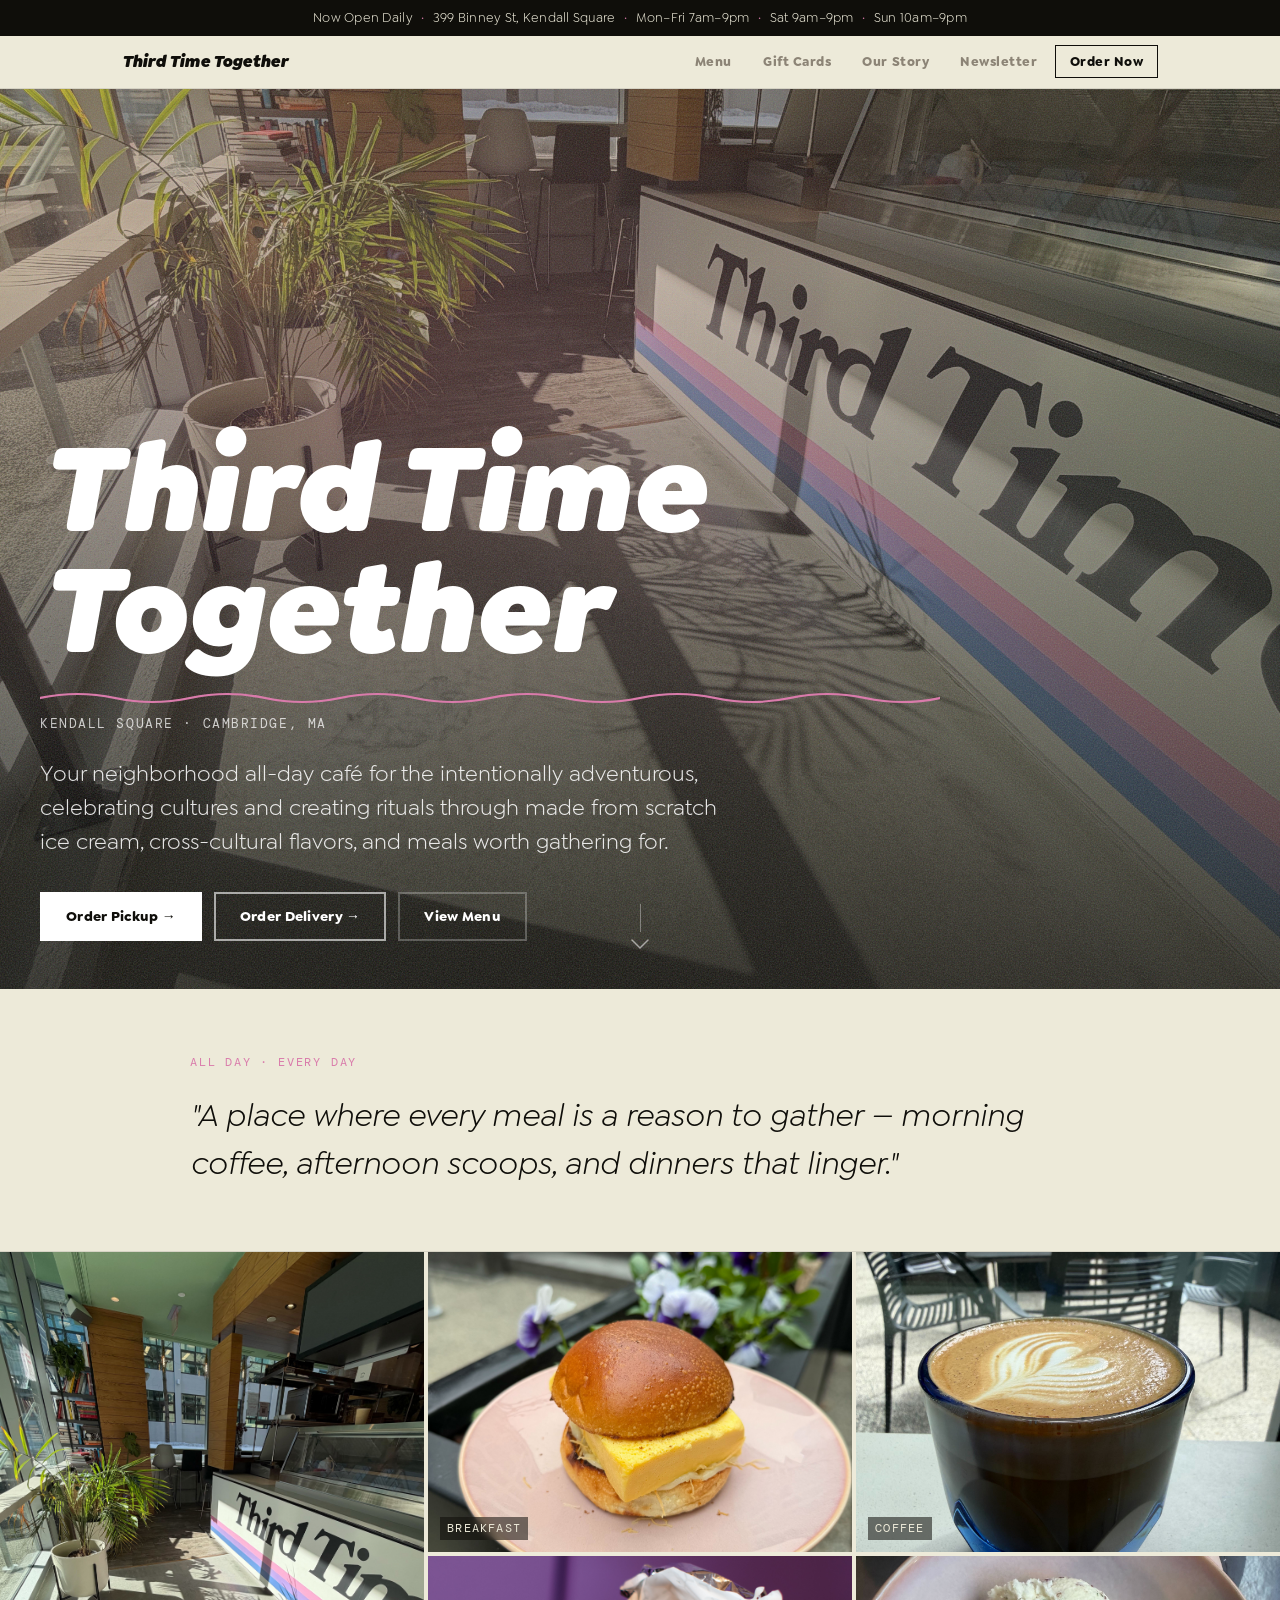
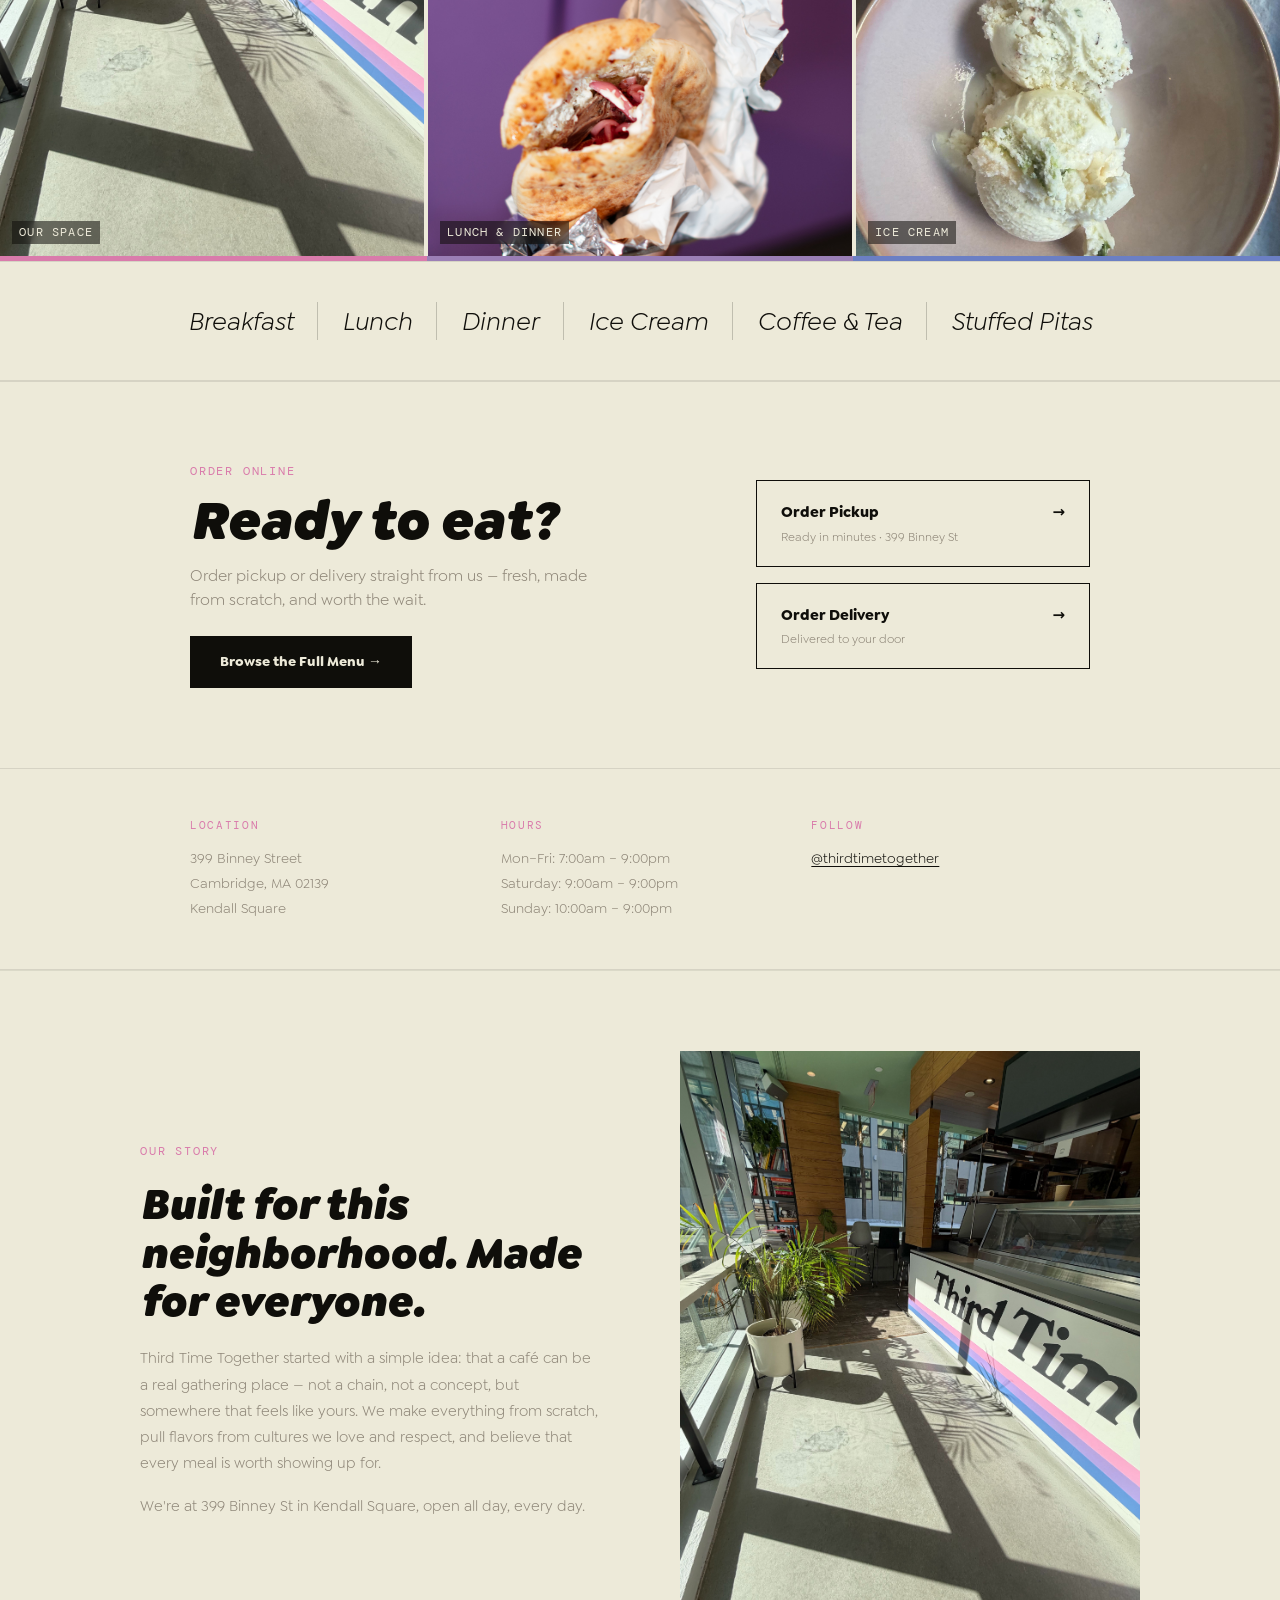
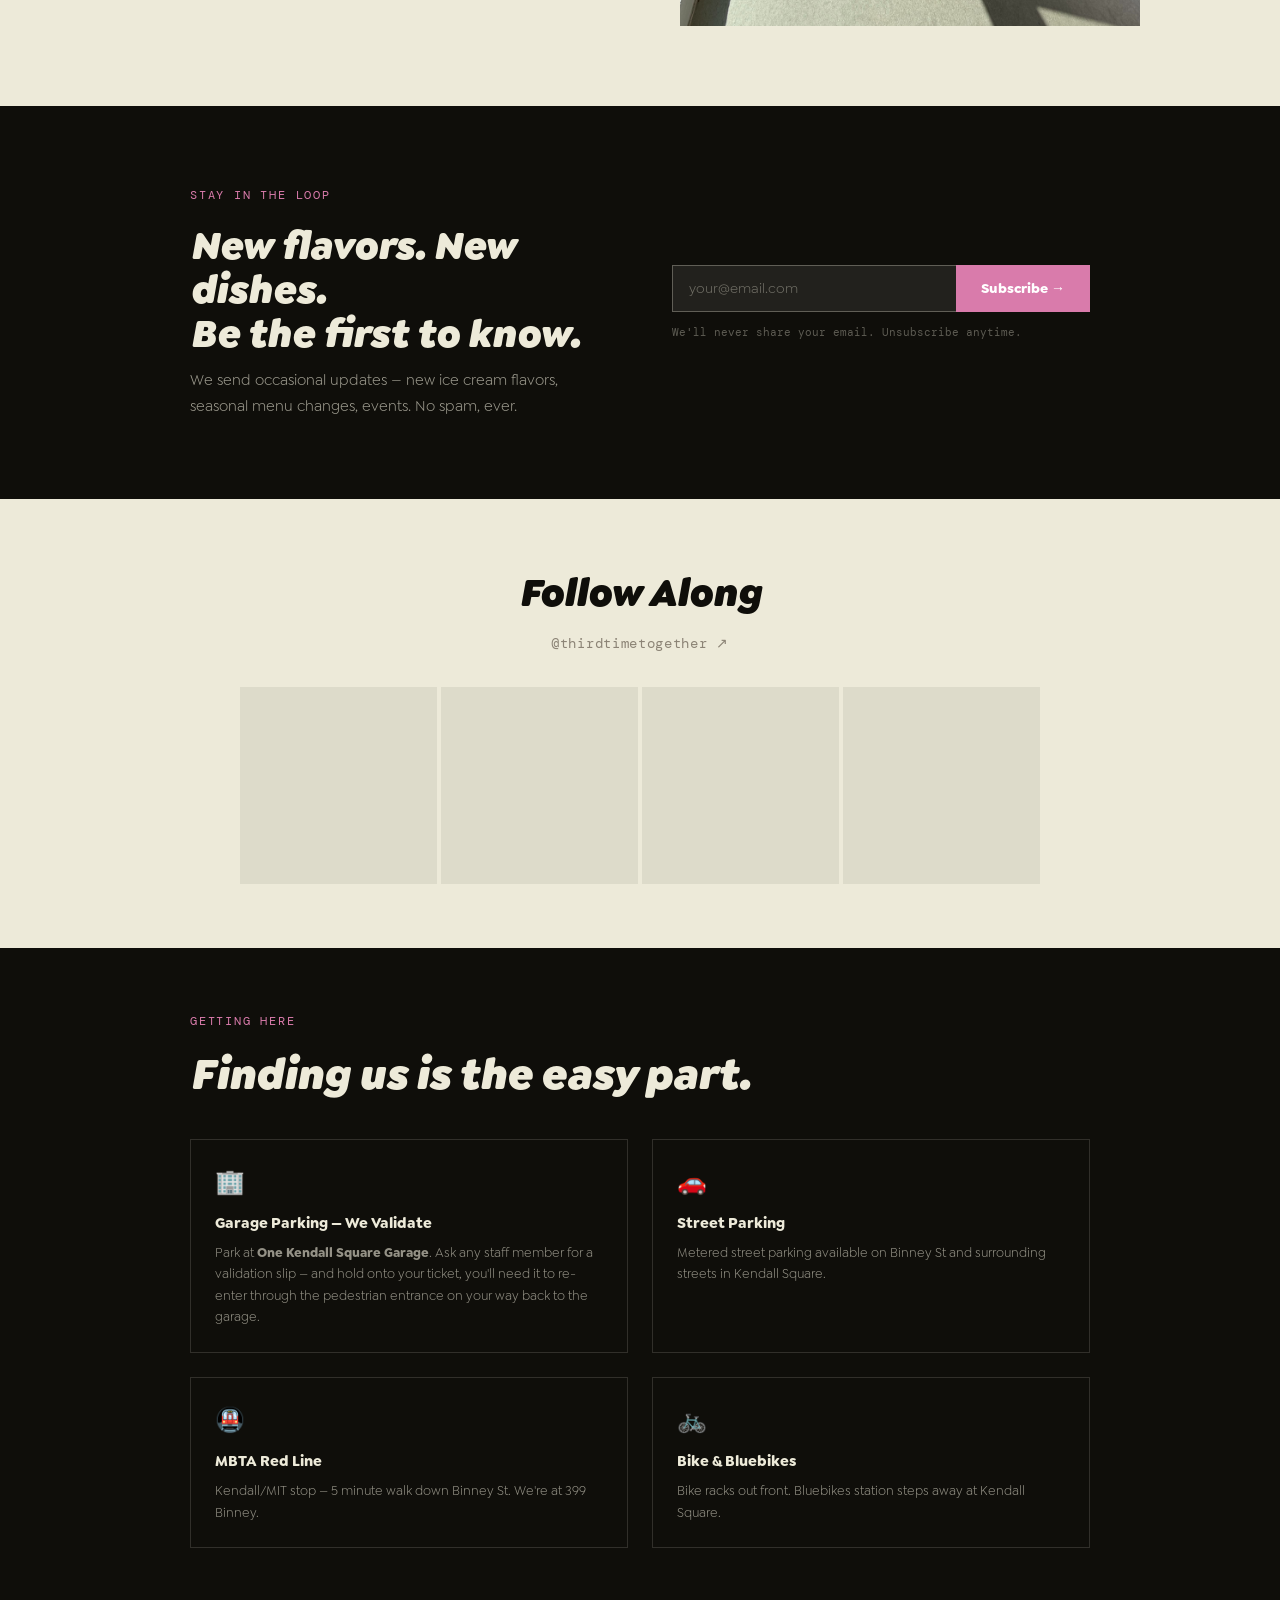
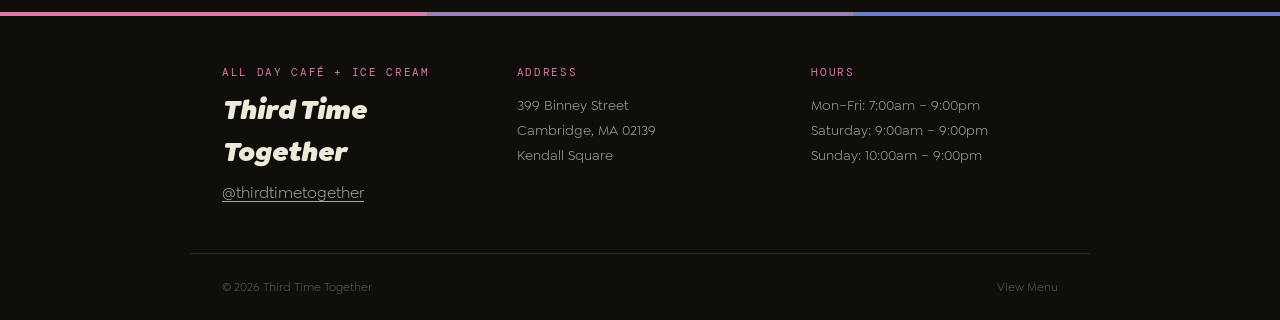
<file: index.html>
<!DOCTYPE html>
<html lang="en">
<head>
  <meta charset="UTF-8">
  <meta name="viewport" content="width=device-width, initial-scale=1.0">
  <title>Third Time Together — All Day Café + Ice Cream · Kendall Square, Cambridge</title>
  <meta name="description" content="Your neighborhood all-day café for the intentionally adventurous. Made-from-scratch ice cream, cross-cultural flavors, and meals worth gathering for. 399 Binney St, Kendall Square.">
  <link rel="preconnect" href="https://fonts.googleapis.com">
  <link rel="preconnect" href="https://fonts.gstatic.com" crossorigin>
  <link href="https://fonts.googleapis.com/css2?family=DM+Mono&display=swap" rel="stylesheet">
  <link rel="stylesheet" href="css/styles.css">
</head>
<body>

  <!-- Announcement Bar -->
  <div class="announcement-bar">
    Now Open Daily
    <span class="dot">·</span>
    399 Binney St, Kendall Square
    <span class="dot">·</span>
    Mon–Fri 7am–9pm
    <span class="dot">·</span>
    Sat 9am–9pm
    <span class="dot">·</span>
    Sun 10am–9pm
  </div>

  <!-- Nav Bar -->
  <nav class="site-nav" aria-label="Main navigation">
    <div class="site-nav-inner">
      <a href="index.html" class="nav-brand">Third Time Together</a>
      <div class="nav-links">
        <a href="menu.html" class="nav-link">Menu</a>
        <a href="#" class="nav-link">Gift Cards</a>
        <a href="#our-story" class="nav-link">Our Story</a>
        <a href="#newsletter" class="nav-link">Newsletter</a>
        <a href="#" class="nav-link nav-link--highlight">Order Now</a>
      </div>
    </div>
  </nav>

  <!-- Hero -->
  <section class="hero">
    <div class="hero-bg" role="img" aria-label="Third Time Together storefront at night"></div>
    <div class="hero-gradient" aria-hidden="true"></div>
    <div class="hero-content">
      <h1 class="hero-title">Third Time Together</h1>
      <svg class="hero-wave" viewBox="0 0 600 18" preserveAspectRatio="none" xmlns="http://www.w3.org/2000/svg" aria-hidden="true">
        <path d="M0,9 Q25,0 50,9 T100,9 T150,9 T200,9 T250,9 T300,9 T350,9 T400,9 T450,9 T500,9 T550,9 T600,9" fill="none" stroke="#D97BAB" stroke-width="2.5" stroke-linecap="round"/>
      </svg>
      <p class="hero-eyebrow">Kendall Square · Cambridge, MA</p>
      <p class="hero-tagline">Your neighborhood all-day café for the intentionally adventurous, celebrating cultures and creating rituals through made from scratch ice cream, cross-cultural flavors, and meals worth gathering for.</p>
      <div class="hero-buttons">
        <!-- Replace # with your Square ordering URL -->
        <a href="#" class="btn btn-primary">Order Pickup →</a>
        <a href="#" class="btn btn-outline">Order Delivery →</a>
        <a href="menu.html" class="btn btn-ghost">View Menu</a>
      </div>
    </div>

    <!-- Scroll hint -->
    <div class="hero-scroll" aria-label="Scroll to see more">
      <span class="hero-scroll-line"></span>
      <svg width="18" height="10" viewBox="0 0 18 10" fill="none" xmlns="http://www.w3.org/2000/svg" aria-hidden="true">
        <path d="M1 1L9 9L17 1" stroke="rgba(255,255,255,0.55)" stroke-width="1.5" stroke-linecap="round" stroke-linejoin="round"/>
      </svg>
    </div>
  </section>

  <!-- Intro Strip -->
  <section class="intro-strip">
    <div class="intro-strip-inner">
      <span class="section-label">All Day · Every Day</span>
      <p class="intro-quote">"A place where every meal is a reason to gather — morning coffee, afternoon scoops, and dinners that linger."</p>
    </div>
  </section>

  <!-- Photo Grid -->
  <section class="photo-grid" aria-label="Photo gallery">
    <div class="photo-cell photo-cell--tall">
      <img src="images/interior.jpg" alt="Sunny interior with the Third Time Together counter, lush plants, and bookshelves" loading="lazy">
      <span class="photo-label">Our Space</span>
    </div>
    <div class="photo-cell">
      <img src="images/sandwich.jpg" alt="Breakfast sandwich with eggs soufflé on a pink plate" loading="lazy">
      <span class="photo-label">Breakfast</span>
    </div>
    <div class="photo-cell">
      <img src="images/coffee.jpg" alt="Latte with leaf art poured in a blue glass" loading="lazy">
      <span class="photo-label">Coffee</span>
    </div>
    <div class="photo-cell">
      <img src="images/pita.jpg" alt="Stuffed pita overflowing with braised meat and citrus salsa on a pink tray" loading="lazy">
      <span class="photo-label">Lunch &amp; Dinner</span>
    </div>
    <div class="photo-cell">
      <img src="images/icecream.jpg" alt="Two scoops of house-made ice cream in a pink bowl" loading="lazy">
      <span class="photo-label">Ice Cream</span>
    </div>
  </section>

  <!-- Brand Stripe Divider -->
  <div class="stripe-divider" aria-hidden="true">
    <span class="s-pink"></span>
    <span class="s-mauve"></span>
    <span class="s-blue"></span>
  </div>

  <!-- Offer Strip -->
  <section class="offer-strip" aria-label="What we serve">
    <div class="offer-items">
      <span class="offer-item">Breakfast</span>
      <span class="offer-item">Lunch</span>
      <span class="offer-item">Dinner</span>
      <span class="offer-item">Ice Cream</span>
      <span class="offer-item">Coffee &amp; Tea</span>
      <span class="offer-item">Stuffed Pitas</span>
    </div>
  </section>

  <!-- Order CTA -->
  <section class="order-cta">
    <div class="order-cta-inner">
      <div class="order-cta-left">
        <span class="section-label">Order Online</span>
        <h2 class="order-cta-heading">Ready to eat?</h2>
        <p class="order-cta-body">Order pickup or delivery straight from us — fresh, made from scratch, and worth the wait.</p>
        <a href="menu.html" class="btn-dark">Browse the Full Menu →</a>
      </div>
      <div class="order-cta-right">
        <!-- Replace # with your Square pickup URL -->
        <a href="#" class="order-link-card">
          <div class="order-link-title">
            Order Pickup
            <span class="order-link-arrow">→</span>
          </div>
          <div class="order-link-sub">Ready in minutes · 399 Binney St</div>
        </a>
        <!-- Replace # with your Square delivery URL -->
        <a href="#" class="order-link-card">
          <div class="order-link-title">
            Order Delivery
            <span class="order-link-arrow">→</span>
          </div>
          <div class="order-link-sub">Delivered to your door</div>
        </a>
      </div>
    </div>
  </section>

  <!-- Hours & Location Bar -->
  <section class="info-bar" aria-label="Location and hours">
    <div class="info-bar-inner">
      <div class="info-block">
        <span class="info-block-label">Location</span>
        <address>
          399 Binney Street<br>
          Cambridge, MA 02139<br>
          Kendall Square
        </address>
      </div>
      <div class="info-block">
        <span class="info-block-label">Hours</span>
        <p>Mon–Fri: 7:00am – 9:00pm<br>Saturday: 9:00am – 9:00pm<br>Sunday: 10:00am – 9:00pm</p>
      </div>
      <div class="info-block">
        <span class="info-block-label">Follow</span>
        <p><a href="https://instagram.com/thirdtimetogether" target="_blank" rel="noopener">@thirdtimetogether</a></p>
      </div>
    </div>
  </section>

  <!-- Our Story -->
  <section class="our-story" id="our-story">
    <div class="our-story-inner">
      <div class="our-story-text">
        <span class="section-label">Our Story</span>
        <h2 class="our-story-heading">Built for this neighborhood. Made for everyone.</h2>
        <p>Third Time Together started with a simple idea: that a café can be a real gathering place — not a chain, not a concept, but somewhere that feels like yours. We make everything from scratch, pull flavors from cultures we love and respect, and believe that every meal is worth showing up for.</p>
        <p>We're at 399 Binney St in Kendall Square, open all day, every day.</p>
      </div>
      <div class="our-story-image">
        <img src="images/interior.jpg" alt="Inside Third Time Together — the counter, the plants, the light" loading="lazy">
      </div>
    </div>
  </section>

  <!-- Newsletter -->
  <section class="newsletter-section" id="newsletter">
    <div class="newsletter-inner">
      <div class="newsletter-text">
        <span class="section-label" style="color: var(--pink);">Stay in the loop</span>
        <h2 class="newsletter-heading">New flavors. New dishes.<br>Be the first to know.</h2>
        <p class="newsletter-body">We send occasional updates — new ice cream flavors, seasonal menu changes, events. No spam, ever.</p>
      </div>
      <form class="newsletter-form" action="#" method="post">
        <div class="newsletter-fields">
          <input type="email" name="email" placeholder="your@email.com" required class="newsletter-input" aria-label="Email address">
          <button type="submit" class="newsletter-btn">Subscribe →</button>
        </div>
        <p class="newsletter-fine">We'll never share your email. Unsubscribe anytime.</p>
      </form>
    </div>
  </section>

  <!-- Instagram Section -->
  <!-- Replace placeholder tiles with Squarespace Instagram block when embedding -->
  <section class="instagram-section">
    <div class="instagram-section-header">
      <h2 class="instagram-title">Follow Along</h2>
      <a href="https://www.instagram.com/thirdtimetogether" class="instagram-handle" target="_blank" rel="noopener">@thirdtimetogether ↗</a>
    </div>
    <div class="instagram-grid" aria-label="Instagram feed — placeholder tiles">
      <div class="instagram-tile" aria-hidden="true"></div>
      <div class="instagram-tile" aria-hidden="true"></div>
      <div class="instagram-tile" aria-hidden="true"></div>
      <div class="instagram-tile" aria-hidden="true"></div>
    </div>
  </section>

  <!-- Parking / Getting Here -->
  <section class="parking-section" id="parking">
    <div class="parking-inner">
      <span class="section-label" style="color: var(--pink);">Getting Here</span>
      <h2 class="parking-heading">Finding us is the easy part.</h2>
      <div class="parking-grid">
        <div class="parking-card">
          <span class="parking-icon">🏢</span>
          <div class="parking-card-title">Garage Parking — We Validate</div>
          <p class="parking-card-body">Park at <strong>One Kendall Square Garage</strong>. Ask any staff member for a validation slip — and hold onto your ticket, you'll need it to re-enter through the pedestrian entrance on your way back to the garage.</p>
        </div>
        <div class="parking-card">
          <span class="parking-icon">🚗</span>
          <div class="parking-card-title">Street Parking</div>
          <p class="parking-card-body">Metered street parking available on Binney St and surrounding streets in Kendall Square.</p>
        </div>
        <div class="parking-card">
          <span class="parking-icon">🚇</span>
          <div class="parking-card-title">MBTA Red Line</div>
          <p class="parking-card-body">Kendall/MIT stop — 5 minute walk down Binney St. We're at 399 Binney.</p>
        </div>
        <div class="parking-card">
          <span class="parking-icon">🚲</span>
          <div class="parking-card-title">Bike & Bluebikes</div>
          <p class="parking-card-body">Bike racks out front. Bluebikes station steps away at Kendall Square.</p>
        </div>
      </div>
    </div>
  </section>

  <!-- Footer -->
  <footer class="site-footer">
    <div class="footer-stripe" aria-hidden="true">
      <span class="s-pink"></span>
      <span class="s-mauve"></span>
      <span class="s-blue"></span>
    </div>
    <div class="footer-inner">
      <div class="footer-col">
        <span class="footer-brand-label">All Day Café + Ice Cream</span>
        <span class="footer-brand-name">Third Time Together</span>
        <a href="https://instagram.com/thirdtimetogether" target="_blank" rel="noopener">@thirdtimetogether</a>
      </div>
      <div class="footer-col">
        <span class="footer-col-label">Address</span>
        <address>
          399 Binney Street<br>
          Cambridge, MA 02139<br>
          Kendall Square
        </address>
      </div>
      <div class="footer-col">
        <span class="footer-col-label">Hours</span>
        <p>
          Mon–Fri: 7:00am – 9:00pm<br>
          Saturday: 9:00am – 9:00pm<br>
          Sunday: 10:00am – 9:00pm
        </p>
      </div>
    </div>
    <div class="footer-bottom">
      <span>&copy; 2026 Third Time Together</span>
      <a href="menu.html">View Menu</a>
    </div>
  </footer>

</body>
</html>
</file>
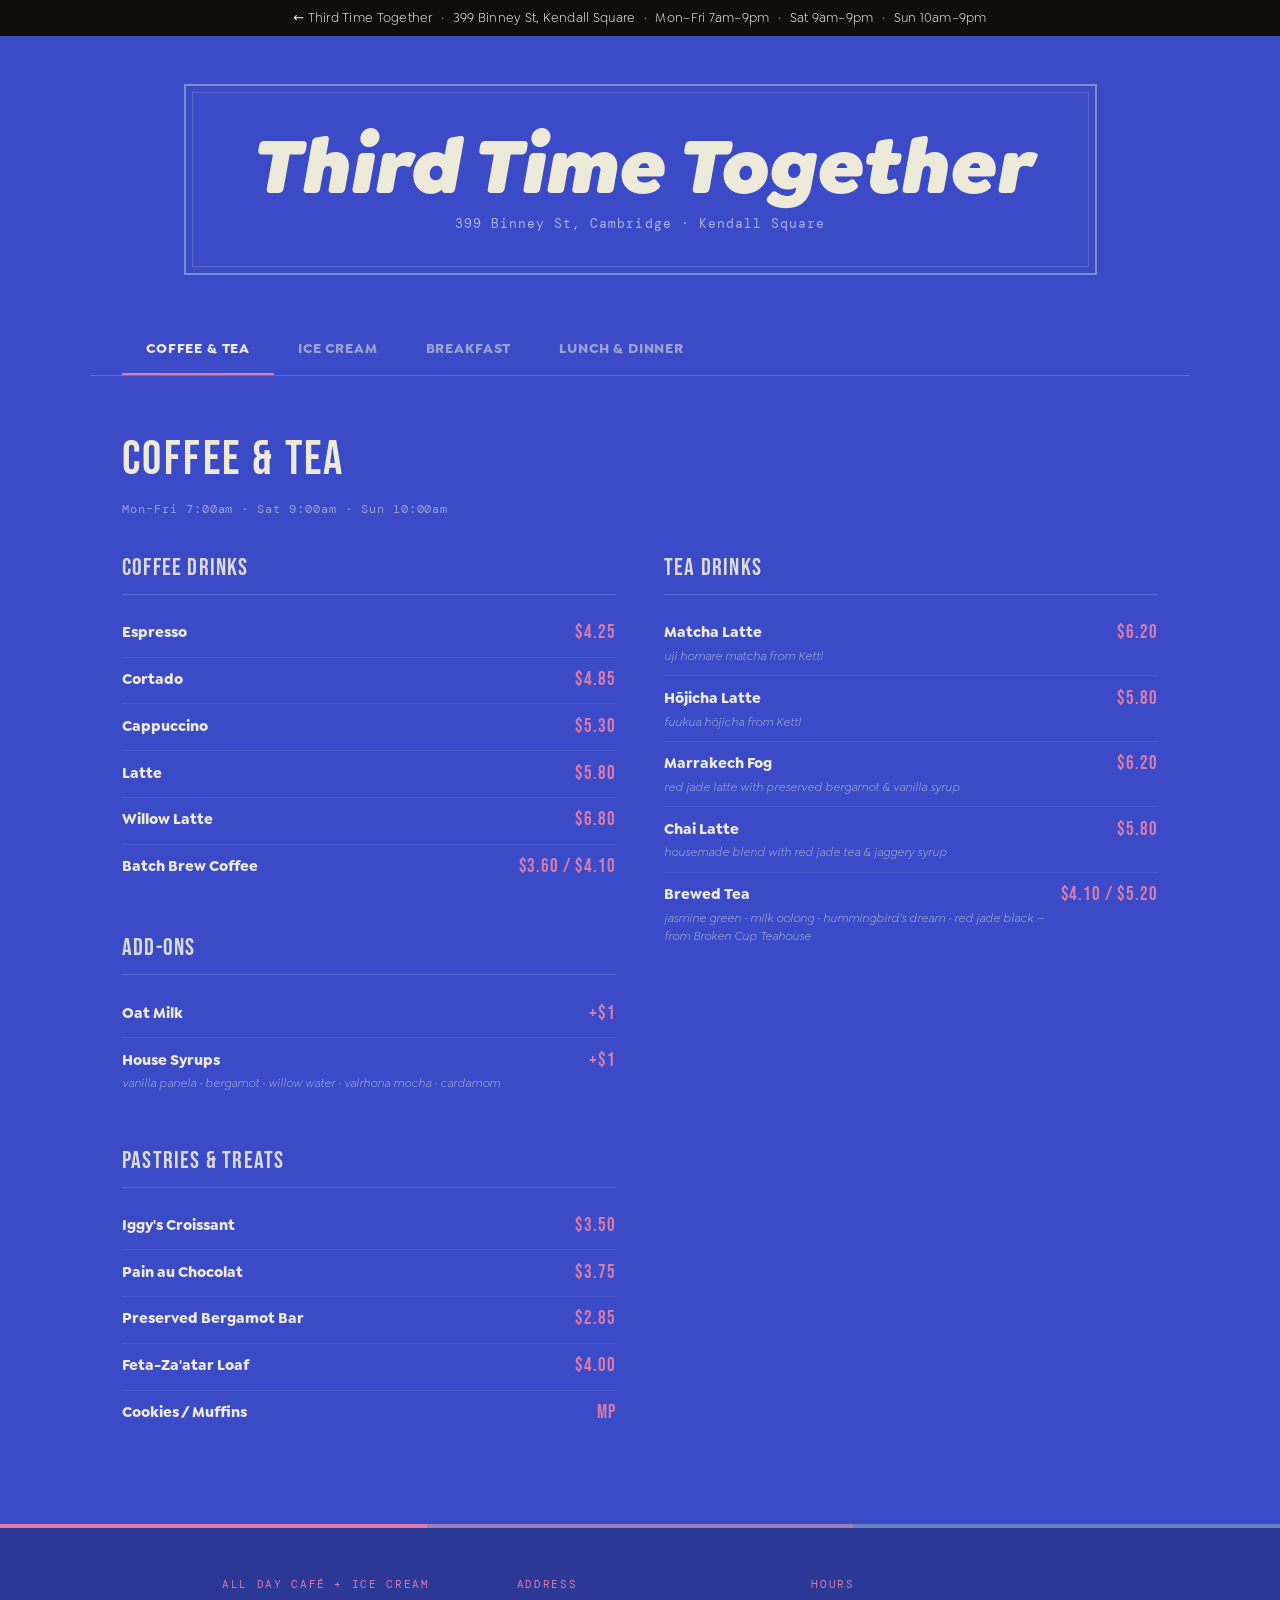
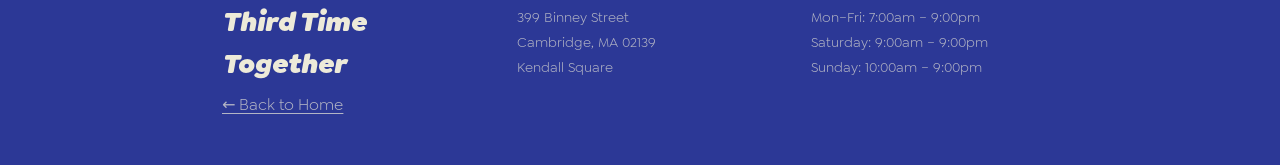
<file: menu.html>
<!DOCTYPE html>
<html lang="en">
<head>
  <meta charset="UTF-8">
  <meta name="viewport" content="width=device-width, initial-scale=1.0">
  <title>Menu — Third Time Together · Kendall Square, Cambridge</title>
  <meta name="description" content="Full menu for Third Time Together: coffee & tea, ice cream, breakfast, lunch & dinner. 399 Binney St, Kendall Square, Cambridge MA.">
  <link rel="preconnect" href="https://fonts.googleapis.com">
  <link rel="preconnect" href="https://fonts.gstatic.com" crossorigin>
  <link href="https://fonts.googleapis.com/css2?family=Bebas+Neue&family=DM+Mono&display=swap" rel="stylesheet">
  <link rel="stylesheet" href="css/styles.css">
</head>
<body class="menu-page">

  <!-- Announcement Bar -->
  <div class="announcement-bar">
    <a href="index.html">← Third Time Together</a>
    <span class="dot">·</span>
    399 Binney St, Kendall Square
    <span class="dot">·</span>
    Mon–Fri 7am–9pm
    <span class="dot">·</span>
    Sat 9am–9pm
    <span class="dot">·</span>
    Sun 10am–9pm
  </div>

  <!-- Menu Header -->
  <header class="menu-header">
    <div class="menu-header-border">
      <h1 class="menu-title">Third Time Together</h1>
      <p class="menu-subtitle">399 Binney St, Cambridge · Kendall Square</p>
    </div>
  </header>

  <!-- Tab Navigation -->
  <nav class="tab-nav" aria-label="Menu sections" role="tablist">
    <button class="tab-btn active" role="tab" aria-selected="true"  aria-controls="tab-coffee"    id="btn-coffee">Coffee &amp; Tea</button>
    <button class="tab-btn"        role="tab" aria-selected="false" aria-controls="tab-icecream"  id="btn-icecream">Ice Cream</button>
    <button class="tab-btn"        role="tab" aria-selected="false" aria-controls="tab-breakfast" id="btn-breakfast">Breakfast</button>
    <button class="tab-btn"        role="tab" aria-selected="false" aria-controls="tab-lunch"     id="btn-lunch">Lunch &amp; Dinner</button>
  </nav>

  <main>

    <!-- ==================== COFFEE & TEA ==================== -->
    <section class="tab-panel active" id="tab-coffee" role="tabpanel" aria-labelledby="btn-coffee">
      <h2 class="menu-section-title">Coffee &amp; Tea</h2>
      <span class="menu-section-subtitle">Mon–Fri 7:00am · Sat 9:00am · Sun 10:00am</span>

      <div class="menu-two-col">

        <div>
          <div class="menu-subsection">
            <h3 class="menu-subsection-title">Coffee Drinks</h3>
            <ul class="menu-items">
              <li class="menu-item">
                <span class="menu-item-name">Espresso</span>
                <span class="menu-item-price">$4.25</span>
              </li>
              <li class="menu-item">
                <span class="menu-item-name">Cortado</span>
                <span class="menu-item-price">$4.85</span>
              </li>
              <li class="menu-item">
                <span class="menu-item-name">Cappuccino</span>
                <span class="menu-item-price">$5.30</span>
              </li>
              <li class="menu-item">
                <span class="menu-item-name">Latte</span>
                <span class="menu-item-price">$5.80</span>
              </li>
              <li class="menu-item">
                <span class="menu-item-name">Willow Latte</span>
                <span class="menu-item-price">$6.80</span>
              </li>
              <li class="menu-item">
                <span class="menu-item-name">Batch Brew Coffee</span>
                <span class="menu-item-price">$3.60 / $4.10</span>
              </li>
            </ul>
          </div>

          <div class="menu-subsection">
            <h3 class="menu-subsection-title">Add-Ons</h3>
            <ul class="menu-items">
              <li class="menu-item">
                <span class="menu-item-name">Oat Milk</span>
                <span class="menu-item-price">+$1</span>
              </li>
              <li class="menu-item">
                <div>
                  <span class="menu-item-name">House Syrups</span>
                  <span class="menu-item-desc">vanilla panela · bergamot · willow water · valrhona mocha · cardamom</span>
                </div>
                <span class="menu-item-price">+$1</span>
              </li>
            </ul>
          </div>

          <div class="menu-subsection">
            <h3 class="menu-subsection-title">Pastries &amp; Treats</h3>
            <ul class="menu-items">
              <li class="menu-item">
                <span class="menu-item-name">Iggy's Croissant</span>
                <span class="menu-item-price">$3.50</span>
              </li>
              <li class="menu-item">
                <span class="menu-item-name">Pain au Chocolat</span>
                <span class="menu-item-price">$3.75</span>
              </li>
              <li class="menu-item">
                <span class="menu-item-name">Preserved Bergamot Bar</span>
                <span class="menu-item-price">$2.85</span>
              </li>
              <li class="menu-item">
                <span class="menu-item-name">Feta-Za'atar Loaf</span>
                <span class="menu-item-price">$4.00</span>
              </li>
              <li class="menu-item">
                <span class="menu-item-name">Cookies / Muffins</span>
                <span class="menu-item-price">MP</span>
              </li>
            </ul>
          </div>
        </div>

        <div>
          <div class="menu-subsection">
            <h3 class="menu-subsection-title">Tea Drinks</h3>
            <ul class="menu-items">
              <li class="menu-item">
                <div>
                  <span class="menu-item-name">Matcha Latte</span>
                  <span class="menu-item-desc">uji homare matcha from Kettl</span>
                </div>
                <span class="menu-item-price">$6.20</span>
              </li>
              <li class="menu-item">
                <div>
                  <span class="menu-item-name">Hōjicha Latte</span>
                  <span class="menu-item-desc">fuukua hōjicha from Kettl</span>
                </div>
                <span class="menu-item-price">$5.80</span>
              </li>
              <li class="menu-item">
                <div>
                  <span class="menu-item-name">Marrakech Fog</span>
                  <span class="menu-item-desc">red jade latte with preserved bergamot &amp; vanilla syrup</span>
                </div>
                <span class="menu-item-price">$6.20</span>
              </li>
              <li class="menu-item">
                <div>
                  <span class="menu-item-name">Chai Latte</span>
                  <span class="menu-item-desc">housemade blend with red jade tea &amp; jaggery syrup</span>
                </div>
                <span class="menu-item-price">$5.80</span>
              </li>
              <li class="menu-item">
                <div>
                  <span class="menu-item-name">Brewed Tea</span>
                  <span class="menu-item-desc">jasmine green · milk oolong · hummingbird's dream · red jade black — from Broken Cup Teahouse</span>
                </div>
                <span class="menu-item-price">$4.10 / $5.20</span>
              </li>
            </ul>
          </div>
        </div>

      </div>
    </section>

    <!-- ==================== ICE CREAM ==================== -->
    <section class="tab-panel" id="tab-icecream" role="tabpanel" aria-labelledby="btn-icecream">
      <h2 class="menu-section-title">Ice Cream</h2>
      <span class="menu-section-subtitle">Scoops · Half-Pints · Pints · Floats · Shakes</span>

      <div class="icecream-pricing">
        <div class="icecream-price-card">
          <span class="icecream-price-label">Small Cup or Cone<br>(two half scoops)</span>
          <span class="icecream-price-amount">$5.50</span>
        </div>
        <div class="icecream-price-card">
          <span class="icecream-price-label">Half-Pints</span>
          <span class="icecream-price-amount">$8</span>
        </div>
        <div class="icecream-price-card">
          <span class="icecream-price-label">Pints</span>
          <span class="icecream-price-amount">$13</span>
        </div>
        <div class="icecream-price-card">
          <span class="icecream-price-label">Floats</span>
          <span class="icecream-price-amount">$9</span>
        </div>
        <div class="icecream-price-card">
          <span class="icecream-price-label">Shakes</span>
          <span class="icecream-price-amount">$13</span>
        </div>
      </div>

      <h3 class="menu-subsection-title">Current Flavors</h3>

      <div class="flavors-grid">
        <div class="flavor-card">
          <p class="flavor-name">Fior di Agri (Panna)</p>
          <p class="flavor-desc">Because we can't do just a "sweet cream" — our sour cream ice cream</p>
        </div>
        <div class="flavor-card">
          <p class="flavor-name">Albius's Legacy</p>
          <p class="flavor-desc">Rotating vanilla bean ice cream paired with true Madagascar pink peppercorn</p>
        </div>
        <div class="flavor-card">
          <p class="flavor-name">The Coltelli</p>
          <p class="flavor-desc">Broadsheet coffee custard with pockets of smoked salt</p>
        </div>
        <div class="flavor-card">
          <p class="flavor-name">Willow Latte</p>
          <p class="flavor-desc">Coffee custard infused with the sweet floral aroma and slight astringency of willow catkins</p>
        </div>
        <div class="flavor-card">
          <p class="flavor-name">The Hojicha Card Never Declines</p>
          <p class="flavor-desc">Rich frozen custard infused with Kettl's hōjicha and green, black, and red cardamom</p>
        </div>
        <div class="flavor-card">
          <p class="flavor-name">Valrhona in Valhalla</p>
          <p class="flavor-desc">Luxurious Valrhona chocolate gelato enhanced by flake salt</p>
        </div>
        <div class="flavor-card">
          <p class="flavor-name">CMC (Chocolate, Mahlab, and Cocoa)</p>
          <p class="flavor-desc">Chocolate ice cream with a swirl of mahlab-spiced cherry and chunks of cocoa mahlab cherry cookies</p>
        </div>
        <div class="flavor-card">
          <p class="flavor-name">Preserved Bergamot Bars</p>
          <p class="flavor-desc">Tart lemon and labne ice cream with chunks of salty preserved bergamot and shortbread</p>
        </div>
        <div class="flavor-card">
          <p class="flavor-name">Eastern Mediterranean Lime Rickey</p>
          <p class="flavor-desc">Sour cherry molasses, black lime, and lime sorbet</p>
          <span class="flavor-tag">vegan</span>
        </div>
        <div class="flavor-card">
          <p class="flavor-name">Foraging in the Forest</p>
          <p class="flavor-desc">Autumn olive berry ice cream with juniper sprigs and streaks of raspberry rose jam</p>
          <span class="flavor-tag">vegan</span>
        </div>
      </div>

      <p class="menu-allergy-note">Before placing your order, please inform your scooper if a person in your party has a food allergy.</p>
    </section>

    <!-- ==================== BREAKFAST ==================== -->
    <section class="tab-panel" id="tab-breakfast" role="tabpanel" aria-labelledby="btn-breakfast">
      <h2 class="menu-section-title">Breakfast</h2>
      <span class="menu-section-subtitle">Mon–Fri from 7:00am · Sat from 9:00am · Sun from 10:00am</span>

      <div class="menu-two-col">

        <div>
          <div class="menu-subsection">
            <h3 class="menu-subsection-title">Grab &amp; Go</h3>
            <ul class="menu-items">
              <li class="menu-item">
                <div>
                  <span class="menu-item-name">Perfect Parfait</span>
                  <span class="menu-item-desc">Ronnybrook yogurt &amp; labne layered with chewy grains and seasonal jam</span>
                </div>
                <span class="menu-item-price">$8.00</span>
              </li>
              <li class="menu-item">
                <div>
                  <span class="menu-item-name">Chia Pet</span>
                  <span class="menu-item-desc">Silken tofu pudding swirled with seasonal jam and topped with crunchy granola</span>
                </div>
                <span class="menu-item-price">$8.50</span>
              </li>
            </ul>
          </div>
        </div>

        <div>
          <div class="menu-subsection">
            <h3 class="menu-subsection-title">Hot Breakfast</h3>
            <ul class="menu-items">
              <li class="menu-item">
                <div>
                  <span class="menu-item-name">Breakfast Sandwich</span>
                  <span class="menu-item-desc">Eggs soufflé in a crispy nest topped with Jasper Hill Farm alpine and cheddar cheeses on a brioche bun</span>
                  <span class="menu-item-addon">+ Animal Style: extra cheese, house sausage &amp; zhoug (herby Yemeni hot sauce) — +$3.25</span>
                </div>
                <span class="menu-item-price">$8.50</span>
              </li>
              <li class="menu-item">
                <div>
                  <span class="menu-item-name">Egg White Fatayer</span>
                  <span class="menu-item-desc">Egg white omelet with bright spinach and sumac filling</span>
                </div>
                <span class="menu-item-price">$7.75</span>
              </li>
              <li class="menu-item">
                <div>
                  <span class="menu-item-name">Shakshuka</span>
                  <span class="menu-item-desc">Tomato curry with roasted peppers, creamy brined cheese, and Latremore Pine Ridge Farm eggs, served with warm pita</span>
                </div>
                <span class="menu-item-price">$14</span>
              </li>
            </ul>
          </div>
        </div>

      </div>
    </section>

    <!-- ==================== LUNCH & DINNER ==================== -->
    <section class="tab-panel" id="tab-lunch" role="tabpanel" aria-labelledby="btn-lunch">
      <h2 class="menu-section-title">Lunch &amp; Dinner</h2>
      <span class="menu-section-subtitle">Almost all dishes may be made gluten free</span>

      <div class="menu-two-col">

        <div>
          <div class="menu-subsection">
            <h3 class="menu-subsection-title">Warm Mezze</h3>
            <ul class="menu-items">
              <li class="menu-item">
                <span class="menu-item-name">Persian Avgolemono Soup</span>
                <span class="menu-item-price">$15</span>
              </li>
              <li class="menu-item">
                <span class="menu-item-name">Moussaka Crunchwrap Supreme</span>
                <span class="menu-item-price">$19</span>
              </li>
              <li class="menu-item">
                <span class="menu-item-name">Warm Olives <em>(vn)</em></span>
                <span class="menu-item-price">$5</span>
              </li>
              <li class="menu-item">
                <span class="menu-item-name">Heirloom Cabbage Dolmas <em>(vo)</em></span>
                <span class="menu-item-price">$3 / piece</span>
              </li>
            </ul>
          </div>

          <div class="menu-subsection">
            <h3 class="menu-subsection-title">Cold Mezze</h3>
            <ul class="menu-items">
              <li class="menu-item">
                <span class="menu-item-name">Fattoush <em>(vn)</em></span>
                <span class="menu-item-price">$15</span>
              </li>
              <li class="menu-item">
                <span class="menu-item-name">Mezze Moment <em>(vno)</em></span>
                <span class="menu-item-price">$14</span>
              </li>
            </ul>
          </div>

          <div class="menu-subsection">
            <h3 class="menu-subsection-title">Sides for Mezze</h3>
            <ul class="menu-items">
              <li class="menu-item">
                <span class="menu-item-name">Side Dipping Vegetables</span>
                <span class="menu-item-price">$3</span>
              </li>
              <li class="menu-item">
                <span class="menu-item-name">Extra Pita</span>
                <span class="menu-item-price">$2 each</span>
              </li>
              <li class="menu-item">
                <span class="menu-item-name">Dipping Onions</span>
                <span class="menu-item-price">Free w/ any dip</span>
              </li>
            </ul>
          </div>

          <div class="menu-subsection">
            <h3 class="menu-subsection-title">Hot Dogs</h3>
            <ul class="menu-items">
              <li class="menu-item">
                <span class="menu-item-name">Classic (for a reason) Dog <em>(vno)</em></span>
                <span class="menu-item-price">$7</span>
              </li>
              <li class="menu-item">
                <span class="menu-item-name">Levantine Dog <em>(vno)</em></span>
                <span class="menu-item-price">$10</span>
              </li>
            </ul>
          </div>

          <div class="menu-subsection">
            <h3 class="menu-subsection-title">Drinks</h3>
            <ul class="menu-items">
              <li class="menu-item">
                <span class="menu-item-name">Bottled Water</span>
                <span class="menu-item-price">$2</span>
              </li>
              <li class="menu-item">
                <div>
                  <span class="menu-item-name">Fancy Seltzers</span>
                  <span class="menu-item-desc">Cucumber · Hibiscus Rose · Yuzu</span>
                </div>
                <span class="menu-item-price">$5</span>
              </li>
              <li class="menu-item">
                <span class="menu-item-name">Athletic Brewing Co. NA Beer</span>
                <span class="menu-item-price">$9</span>
              </li>
            </ul>
          </div>
        </div>

        <div>
          <div class="menu-subsection">
            <h3 class="menu-subsection-title">Stuffed Pitas</h3>
            <p class="pita-note">Can be served as a platter over rice pilaf (gluten free) at no additional charge</p>
            <ul class="menu-items">
              <li class="menu-item">
                <span class="menu-item-name">Lebanese Blonde <em>(vn)</em></span>
                <span class="menu-item-price">$14</span>
              </li>
              <li class="menu-item">
                <span class="menu-item-name">Al Pastor(ish)</span>
                <span class="menu-item-price">$17</span>
              </li>
              <li class="menu-item">
                <span class="menu-item-name">Iraq Me (Amadeus) <em>(v)</em></span>
                <span class="menu-item-price">$15</span>
              </li>
              <li class="menu-item">
                <span class="menu-item-name">Pastirma-Spiced Reuben <em>(vo)</em></span>
                <span class="menu-item-price">$23</span>
              </li>
              <li class="menu-item">
                <span class="menu-item-name">Persian-Jewish Meatball Sub</span>
                <span class="menu-item-price">$16</span>
              </li>
            </ul>
          </div>
        </div>

      </div>

      <div class="menu-key">
        <strong>Key:</strong> (v) vegetarian · (vo) vegetarian option · (vn) vegan · (vno) vegan option available
      </div>
    </section>

  </main>

  <!-- Footer -->
  <footer class="site-footer menu-footer">
    <div class="footer-stripe" aria-hidden="true">
      <span class="s-pink"></span>
      <span class="s-mauve"></span>
      <span class="s-blue"></span>
    </div>
    <div class="footer-inner">
      <div class="footer-col">
        <span class="footer-brand-label">All Day Café + Ice Cream</span>
        <span class="footer-brand-name">Third Time Together</span>
        <a href="index.html">← Back to Home</a>
      </div>
      <div class="footer-col">
        <span class="footer-col-label">Address</span>
        <address>
          399 Binney Street<br>
          Cambridge, MA 02139<br>
          Kendall Square
        </address>
      </div>
      <div class="footer-col">
        <span class="footer-col-label">Hours</span>
        <p>
          Mon–Fri: 7:00am – 9:00pm<br>
          Saturday: 9:00am – 9:00pm<br>
          Sunday: 10:00am – 9:00pm
        </p>
      </div>
    </div>
  </footer>

  <script>
    (function () {
      var tabs   = document.querySelectorAll('.tab-btn');
      var panels = document.querySelectorAll('.tab-panel');

      tabs.forEach(function (tab) {
        tab.addEventListener('click', function () {
          var targetId = this.getAttribute('aria-controls');

          tabs.forEach(function (t) {
            t.classList.remove('active');
            t.setAttribute('aria-selected', 'false');
          });
          panels.forEach(function (p) {
            p.classList.remove('active');
          });

          this.classList.add('active');
          this.setAttribute('aria-selected', 'true');
          document.getElementById(targetId).classList.add('active');
        });
      });
    })();
  </script>

</body>
</html>
</file>
<file: css/styles.css>
/* =====================
   VARIABLES & FONTS
===================== */
:root {
  --cream: #EDEAD9;
  --black: #0F0E0A;
  --pink: #D97BAB;
  --mauve: #9B7FB6;
  --blue: #6B7FC4;
  --warm-gray: #8C8476;
}

@font-face {
  font-family: 'Goldplay';
  src: url('../fonts/Goldplay-Regular.otf') format('opentype');
  font-weight: 400;
  font-style: normal;
  font-display: swap;
}

@font-face {
  font-family: 'Goldplay';
  src: url('../fonts/Goldplay-RegularIt.otf') format('opentype');
  font-weight: 400;
  font-style: italic;
  font-display: swap;
}

@font-face {
  font-family: 'Goldplay';
  src: url('../fonts/Goldplay-Bold.otf') format('opentype');
  font-weight: 700;
  font-style: normal;
  font-display: swap;
}

@font-face {
  font-family: 'Goldplay';
  src: url('../fonts/Goldplay-BoldIt.otf') format('opentype');
  font-weight: 700;
  font-style: italic;
  font-display: swap;
}

@font-face {
  font-family: 'Goldplay';
  src: url('../fonts/Goldplay-Black.otf') format('opentype');
  font-weight: 900;
  font-style: normal;
  font-display: swap;
}

@font-face {
  font-family: 'Goldplay';
  src: url('../fonts/Goldplay-BlackIt.otf') format('opentype');
  font-weight: 900;
  font-style: italic;
  font-display: swap;
}

/* =====================
   RESET & BASE
===================== */
*, *::before, *::after {
  box-sizing: border-box;
  margin: 0;
  padding: 0;
}

html { scroll-behavior: smooth; }

body {
  font-family: 'Goldplay', system-ui, -apple-system, sans-serif;
  font-weight: 400;
  font-size: clamp(13px, 2vw, 16px);
  background: var(--cream);
  color: var(--black);
  line-height: 1.5;
  -webkit-font-smoothing: antialiased;
}

img { max-width: 100%; display: block; }
a { color: inherit; text-decoration: none; }
ul { list-style: none; }

/* =====================
   ANNOUNCEMENT BAR
===================== */
.announcement-bar {
  background: var(--black);
  color: var(--cream);
  text-align: center;
  padding: 0.5rem 1rem;
  font-size: clamp(11px, 1.4vw, 13px);
  letter-spacing: 0.02em;
}

.announcement-bar a { color: inherit; }
.announcement-bar a:hover { color: var(--pink); }
.dot { color: var(--pink); margin: 0 0.4em; }

/* =====================
   SITE NAV
===================== */
.site-nav {
  background: var(--cream);
  border-bottom: 1px solid rgba(15,14,10,0.1);
  position: sticky;
  top: 0;
  z-index: 100;
}

.site-nav-inner {
  max-width: 1100px;
  margin: 0 auto;
  padding: 0 2rem;
  height: 52px;
  display: flex;
  align-items: center;
  justify-content: space-between;
}

.nav-brand {
  font-family: 'Goldplay', serif;
  font-weight: 900;
  font-style: italic;
  font-size: clamp(14px, 1.8vw, 17px);
  color: var(--black);
  white-space: nowrap;
}

.nav-brand:hover { color: var(--pink); }

.nav-links {
  display: flex;
  align-items: center;
  gap: 0.25rem;
}

.nav-link {
  font-family: 'Goldplay', sans-serif;
  font-size: clamp(12px, 1.4vw, 13px);
  font-weight: 700;
  letter-spacing: 0.04em;
  color: var(--warm-gray);
  padding: 0.4rem 0.85rem;
  transition: color 0.15s;
  white-space: nowrap;
}

.nav-link:hover { color: var(--black); }

.nav-link--highlight {
  color: var(--black);
  border: 1.5px solid var(--black);
  padding: 0.35rem 0.85rem;
}

.nav-link--highlight:hover {
  background: var(--black);
  color: var(--cream);
}

@media (max-width: 600px) {
  .nav-brand { display: none; }
  .site-nav-inner { justify-content: center; }
  .nav-links { gap: 0; }
  .nav-link { padding: 0.4rem 0.6rem; }
}

/* =====================
   HERO
===================== */
.hero {
  position: relative;
  height: 100vh;
  min-height: 600px;
  display: flex;
  align-items: flex-end;
  overflow: hidden;
}

.hero-bg {
  position: absolute;
  inset: 0;
  background-image: url('../images/interior.jpg');
  background-size: cover;
  background-position: center 65%;
  filter: brightness(0.72) saturate(1.15) sepia(0.18);
}

/* film grain overlay */
.hero::after {
  content: '';
  position: absolute;
  inset: 0;
  background-image: url("data:image/svg+xml,%3Csvg xmlns='http://www.w3.org/2000/svg' width='250' height='250'%3E%3Cfilter id='g'%3E%3CfeTurbulence type='fractalNoise' baseFrequency='0.72' numOctaves='4' stitchTiles='stitch'/%3E%3C/filter%3E%3Crect width='100%25' height='100%25' filter='url(%23g)'/%3E%3C/svg%3E");
  opacity: 0.22;
  pointer-events: none;
  z-index: 1;
}

.hero-gradient {
  position: absolute;
  inset: 0;
  background:
    linear-gradient(to bottom, transparent 20%, rgba(15,14,10,0.82) 100%),
    radial-gradient(ellipse at 30% 35%, rgba(217,123,171,0.22) 0%, transparent 60%),
    linear-gradient(160deg, rgba(210,155,80,0.18) 0%, transparent 55%);
}

.hero-content {
  position: relative;
  z-index: 2;
  padding: 3rem 2.5rem;
  max-width: 1100px;
  width: 100%;
}

.hero-eyebrow {
  font-family: 'DM Mono', monospace;
  font-size: clamp(11px, 1.4vw, 13px);
  color: rgba(255,255,255,0.75);
  letter-spacing: 0.12em;
  text-transform: uppercase;
  margin-bottom: 1.5rem;
  margin-top: 0.5rem;
}

.hero-title {
  font-family: 'Goldplay', serif;
  font-weight: 900;
  font-style: italic;
  font-size: clamp(3.5rem, 10vw, 8rem);
  line-height: 0.95;
  color: #fff;
  margin-bottom: 1.25rem;
}

.hero-wave {
  display: block;
  width: 100%;
  max-width: 900px;
  height: 16px;
  margin: 0.5rem 0 0;
}

.hero-scroll {
  position: absolute;
  bottom: 2.5rem;
  left: 50%;
  transform: translateX(-50%);
  display: flex;
  flex-direction: column;
  align-items: center;
  gap: 0.4rem;
  z-index: 2;
  animation: scrollBounce 2.4s ease-in-out infinite;
}

.hero-scroll-line {
  display: block;
  width: 1px;
  height: 28px;
  background: rgba(255,255,255,0.35);
}

@keyframes scrollBounce {
  0%, 100% { transform: translateX(-50%) translateY(0); opacity: 0.6; }
  50%       { transform: translateX(-50%) translateY(7px); opacity: 1; }
}

.hero-tagline {
  color: rgba(255,255,255,0.88);
  font-size: clamp(16px, 2.2vw, 22px);
  max-width: 700px;
  line-height: 1.55;
  margin-bottom: 2rem;
}

.hero-buttons {
  display: flex;
  flex-wrap: wrap;
  gap: 0.75rem;
}

/* =====================
   BUTTONS
===================== */
.btn {
  display: inline-flex;
  align-items: center;
  padding: 0.75rem 1.5rem;
  font-family: 'Goldplay', sans-serif;
  font-size: clamp(12px, 1.5vw, 14px);
  font-weight: 700;
  letter-spacing: 0.02em;
  cursor: pointer;
  transition: all 0.2s ease;
  min-height: 44px;
  border: 2px solid transparent;
}

.btn-primary  { background: #fff; color: var(--black); border-color: #fff; }
.btn-primary:hover { background: var(--cream); border-color: var(--cream); }

.btn-outline  { background: transparent; color: #fff; border-color: rgba(255,255,255,0.6); }
.btn-outline:hover { border-color: #fff; background: rgba(255,255,255,0.1); }

.btn-ghost    { background: transparent; color: #fff; border-color: rgba(255,255,255,0.25); }
.btn-ghost:hover { border-color: rgba(255,255,255,0.5); }

.btn-dark {
  display: inline-flex;
  align-items: center;
  padding: 0.85rem 1.75rem;
  font-family: 'Goldplay', sans-serif;
  font-size: clamp(12px, 1.5vw, 14px);
  font-weight: 700;
  background: var(--black);
  color: var(--cream);
  border: 2px solid var(--black);
  transition: all 0.2s;
  min-height: 44px;
}
.btn-dark:hover { background: transparent; color: var(--black); }

/* =====================
   BRAND STRIPE DIVIDER
===================== */
.stripe-divider {
  display: flex;
  height: 5px;
  width: 100%;
}
.stripe-divider .s-pink  { background: var(--pink);  flex: 1; }
.stripe-divider .s-mauve { background: var(--mauve); flex: 1; }
.stripe-divider .s-blue  { background: var(--blue);  flex: 1; }

/* =====================
   SECTION LABEL
===================== */
.section-label {
  display: block;
  font-family: 'DM Mono', monospace;
  font-size: clamp(10px, 1.3vw, 12px);
  letter-spacing: 0.15em;
  text-transform: uppercase;
  color: var(--pink);
  margin-bottom: 1.25rem;
}

/* =====================
   INTRO STRIP
===================== */
.intro-strip {
  background: var(--cream);
  padding: 4rem 2rem;
  border-bottom: 1px solid rgba(15,14,10,0.1);
}

.intro-strip-inner { max-width: 900px; margin: 0 auto; }

.intro-quote {
  font-family: 'Goldplay', serif;
  font-style: italic;
  font-size: clamp(1.25rem, 3vw, 2rem);
  line-height: 1.5;
}

/* =====================
   PHOTO GRID
===================== */
.photo-grid {
  display: grid;
  grid-template-columns: 1fr 1fr 1fr;
  grid-template-rows: 300px 300px;
  gap: 4px;
}

.photo-cell {
  position: relative;
  overflow: hidden;
  background: #ccc;
}

.photo-cell img {
  width: 100%;
  height: 100%;
  object-fit: cover;
  transition: transform 0.4s ease;
}

.photo-cell:hover img { transform: scale(1.04); }

.photo-cell--tall { grid-row: span 2; }

.photo-label {
  position: absolute;
  bottom: 0.75rem;
  left: 0.75rem;
  font-family: 'DM Mono', monospace;
  font-size: clamp(10px, 1.2vw, 12px);
  letter-spacing: 0.1em;
  text-transform: uppercase;
  color: var(--cream);
  background: rgba(15,14,10,0.55);
  padding: 0.2em 0.6em;
  backdrop-filter: blur(4px);
}

/* =====================
   OFFER STRIP
===================== */
.offer-strip {
  background: var(--cream);
  padding: 2.5rem 2rem;
  overflow-x: auto;
  border-top: 1px solid rgba(15,14,10,0.1);
  border-bottom: 1px solid rgba(15,14,10,0.1);
}

.offer-items {
  display: flex;
  justify-content: center;
  white-space: nowrap;
  min-width: max-content;
  margin: 0 auto;
}

.offer-item {
  font-family: 'Goldplay', serif;
  font-style: italic;
  font-size: clamp(1.1rem, 2.5vw, 1.6rem);
  padding: 0 1.5rem;
  border-right: 1px solid rgba(15,14,10,0.2);
}
.offer-item:last-child { border-right: none; }

/* =====================
   ORDER CTA
===================== */
.order-cta {
  background: var(--cream);
  padding: 5rem 2rem;
  border-top: 1px solid rgba(15,14,10,0.1);
}

.order-cta-inner {
  max-width: 900px;
  margin: 0 auto;
  display: grid;
  grid-template-columns: 3fr 2fr;
  gap: 4rem;
  align-items: center;
}

.order-cta-left .section-label { margin-bottom: 0.75rem; }

.order-cta-heading {
  font-family: 'Goldplay', serif;
  font-weight: 900;
  font-style: italic;
  font-size: clamp(2rem, 5vw, 3.5rem);
  line-height: 1;
  margin-bottom: 1rem;
}

.order-cta-body {
  color: var(--warm-gray);
  margin-bottom: 1.5rem;
  max-width: 400px;
}

.order-cta-right {
  display: flex;
  flex-direction: column;
  gap: 1rem;
}

.order-link-card {
  display: block;
  border: 1.5px solid var(--black);
  padding: 1.25rem 1.5rem;
  transition: all 0.2s ease;
}

.order-link-card:hover {
  background: var(--black);
  color: var(--cream);
}

.order-link-card:hover .order-link-sub { color: rgba(237,234,217,0.65); }
.order-link-card:hover .order-link-arrow { transform: translateX(4px); }

.order-link-title {
  font-weight: 700;
  font-size: clamp(13px, 1.8vw, 15px);
  display: flex;
  align-items: center;
  justify-content: space-between;
  margin-bottom: 0.25rem;
}

.order-link-arrow { transition: transform 0.2s ease; }

.order-link-sub {
  font-size: clamp(11px, 1.3vw, 12px);
  color: var(--warm-gray);
  transition: color 0.2s;
}

/* =====================
   INFO BAR
===================== */
.info-bar {
  background: var(--cream);
  color: var(--black);
  padding: 3rem 2rem;
  border-top: 1px solid rgba(15,14,10,0.1);
  border-bottom: 1px solid rgba(15,14,10,0.1);
}

.info-bar-inner {
  max-width: 900px;
  margin: 0 auto;
  display: grid;
  grid-template-columns: repeat(3, 1fr);
  gap: 2rem;
}

.info-block-label {
  display: block;
  font-family: 'DM Mono', monospace;
  font-size: clamp(10px, 1.3vw, 11px);
  letter-spacing: 0.15em;
  text-transform: uppercase;
  color: var(--pink);
  margin-bottom: 0.75rem;
}

.info-block p, .info-block address {
  font-style: normal;
  font-size: clamp(12px, 1.5vw, 14px);
  line-height: 1.8;
  color: var(--warm-gray);
}

.info-block a { color: var(--black); text-decoration: underline; text-underline-offset: 3px; }
.info-block a:hover { color: var(--pink); }

/* =====================
   INSTAGRAM SECTION
===================== */
.instagram-section {
  background: var(--cream);
  padding: 4rem 2rem;
  text-align: center;
}

.instagram-section-header { margin-bottom: 2rem; }

.instagram-title {
  font-family: 'Goldplay', serif;
  font-weight: 900;
  font-style: italic;
  font-size: clamp(1.5rem, 4vw, 2.5rem);
  margin-bottom: 0.5rem;
}

.instagram-handle {
  font-family: 'DM Mono', monospace;
  font-size: clamp(12px, 1.5vw, 14px);
  color: var(--warm-gray);
  letter-spacing: 0.05em;
}
.instagram-handle:hover { color: var(--pink); }

/* Replace with Squarespace Instagram block when embedding */
.instagram-grid {
  display: grid;
  grid-template-columns: repeat(4, 1fr);
  gap: 4px;
  max-width: 800px;
  margin: 0 auto;
}

.instagram-tile {
  aspect-ratio: 1;
  background: rgba(15,14,10,0.07);
  transition: background 0.2s;
}
.instagram-tile:hover { background: rgba(15,14,10,0.12); }

/* =====================
   PARKING
===================== */
.parking-section {
  background: #0F0E0A;
  color: var(--cream);
  padding: 4rem 2rem;
}

.parking-inner {
  max-width: 900px;
  margin: 0 auto;
}

.parking-heading {
  font-family: 'Goldplay', serif;
  font-weight: 900;
  font-style: italic;
  font-size: clamp(1.75rem, 4vw, 2.75rem);
  line-height: 1.1;
  margin: 0 0 2.5rem;
  color: var(--cream);
}

.parking-grid {
  display: grid;
  grid-template-columns: repeat(2, 1fr);
  gap: 1.5rem;
}

.parking-card {
  border: 1px solid rgba(237,234,217,0.15);
  padding: 1.5rem;
}

.parking-icon {
  font-size: 1.5rem;
  margin-bottom: 0.75rem;
  display: block;
}

.parking-card-title {
  font-weight: 700;
  font-size: clamp(13px, 1.6vw, 15px);
  color: var(--cream);
  margin-bottom: 0.5rem;
}

.parking-card-body {
  font-size: clamp(12px, 1.4vw, 13px);
  color: rgba(237,234,217,0.6);
  line-height: 1.65;
  margin: 0;
}

@media (max-width: 768px) {
  .parking-grid { grid-template-columns: 1fr; }
}

/* =====================
   FOOTER
===================== */
.site-footer { background: var(--black); color: var(--cream); }

.footer-stripe {
  display: flex;
  height: 4px;
}
.footer-stripe .s-pink  { background: var(--pink);  flex: 1; }
.footer-stripe .s-mauve { background: var(--mauve); flex: 1; }
.footer-stripe .s-blue  { background: var(--blue);  flex: 1; }

.footer-inner {
  max-width: 900px;
  margin: 0 auto;
  display: grid;
  grid-template-columns: repeat(3, 1fr);
  gap: 3rem;
  padding: 3rem 2rem;
}

.footer-brand-label {
  display: block;
  font-family: 'DM Mono', monospace;
  font-size: clamp(10px, 1.3vw, 11px);
  letter-spacing: 0.15em;
  text-transform: uppercase;
  color: var(--pink);
  margin-bottom: 0.5rem;
}

.footer-brand-name {
  display: block;
  font-family: 'Goldplay', serif;
  font-style: italic;
  font-weight: 900;
  font-size: clamp(1.25rem, 3vw, 1.75rem);
  margin-bottom: 0.5rem;
}

.footer-col-label {
  display: block;
  font-family: 'DM Mono', monospace;
  font-size: clamp(10px, 1.3vw, 11px);
  letter-spacing: 0.15em;
  text-transform: uppercase;
  color: var(--pink);
  margin-bottom: 0.75rem;
}

.footer-col p, .footer-col address {
  font-style: normal;
  font-size: clamp(12px, 1.5vw, 14px);
  line-height: 1.8;
  color: rgba(237,234,217,0.7);
}

.footer-col a {
  color: rgba(237,234,217,0.7);
  text-decoration: underline;
  text-underline-offset: 3px;
}
.footer-col a:hover { color: var(--cream); }

.footer-bottom {
  max-width: 900px;
  margin: 0 auto;
  padding: 1.5rem 2rem;
  border-top: 1px solid rgba(237,234,217,0.12);
  font-size: clamp(11px, 1.3vw, 12px);
  color: rgba(237,234,217,0.35);
  display: flex;
  justify-content: space-between;
  flex-wrap: wrap;
  gap: 0.5rem;
}

/* =====================
   OUR STORY
===================== */
.our-story {
  background: var(--cream);
  padding: 5rem 2rem;
  border-top: 1px solid rgba(15,14,10,0.08);
}

.our-story-inner {
  max-width: 1000px;
  margin: 0 auto;
  display: grid;
  grid-template-columns: 1fr 1fr;
  gap: 5rem;
  align-items: center;
}

.our-story-heading {
  font-family: 'Goldplay', serif;
  font-weight: 900;
  font-style: italic;
  font-size: clamp(1.75rem, 4vw, 2.75rem);
  line-height: 1.1;
  margin-bottom: 1.25rem;
}

.our-story-text p {
  color: var(--warm-gray);
  font-size: clamp(13px, 1.6vw, 15px);
  line-height: 1.75;
  margin-bottom: 1rem;
}

.our-story-image img {
  width: 100%;
  aspect-ratio: 4/5;
  object-fit: cover;
  object-position: center 65%;
}

/* =====================
   NEWSLETTER
===================== */
.newsletter-section {
  background: var(--black);
  color: var(--cream);
  padding: 5rem 2rem;
}

.newsletter-inner {
  max-width: 900px;
  margin: 0 auto;
  display: grid;
  grid-template-columns: 1fr 1fr;
  gap: 4rem;
  align-items: center;
}

.newsletter-heading {
  font-family: 'Goldplay', serif;
  font-weight: 900;
  font-style: italic;
  font-size: clamp(1.5rem, 3.5vw, 2.5rem);
  line-height: 1.1;
  margin-bottom: 0.75rem;
}

.newsletter-body {
  color: rgba(237,234,217,0.65);
  font-size: clamp(13px, 1.5vw, 15px);
  line-height: 1.7;
}

.newsletter-fields {
  display: flex;
  gap: 0;
  margin-bottom: 0.75rem;
}

.newsletter-input {
  flex: 1;
  padding: 0.85rem 1rem;
  font-family: 'Goldplay', sans-serif;
  font-size: clamp(13px, 1.5vw, 14px);
  background: rgba(255,255,255,0.08);
  border: 1.5px solid rgba(237,234,217,0.3);
  border-right: none;
  color: var(--cream);
  outline: none;
  min-height: 44px;
}

.newsletter-input::placeholder { color: rgba(237,234,217,0.4); }
.newsletter-input:focus { border-color: var(--pink); }

.newsletter-btn {
  padding: 0.85rem 1.5rem;
  font-family: 'Goldplay', sans-serif;
  font-weight: 700;
  font-size: clamp(12px, 1.4vw, 14px);
  background: var(--pink);
  color: #fff;
  border: 1.5px solid var(--pink);
  cursor: pointer;
  white-space: nowrap;
  transition: all 0.2s;
  min-height: 44px;
}

.newsletter-btn:hover { background: #c46a99; border-color: #c46a99; }

.newsletter-fine {
  font-size: clamp(10px, 1.2vw, 11px);
  color: rgba(237,234,217,0.35);
  font-family: 'DM Mono', monospace;
}

@media (max-width: 768px) {
  .our-story-inner   { grid-template-columns: 1fr; gap: 2rem; }
  .newsletter-inner  { grid-template-columns: 1fr; gap: 2.5rem; }
  .newsletter-fields { flex-direction: column; }
  .newsletter-input  { border-right: 1.5px solid rgba(237,234,217,0.3); border-bottom: none; }
  .newsletter-btn    { width: 100%; }
}

/* =====================
   MENU PAGE
===================== */
body.menu-page {
  background: #3B4BC8;
  color: var(--cream);
}

.menu-header {
  padding: 3rem 2rem;
  text-align: center;
}

.menu-header-border {
  display: inline-block;
  border: 2px solid rgba(237,234,217,0.4);
  padding: 2.5rem 4rem;
  position: relative;
}

.menu-header-border::before {
  content: '';
  position: absolute;
  inset: 6px;
  border: 1px solid rgba(237,234,217,0.18);
  pointer-events: none;
}

.menu-title {
  font-family: 'Goldplay', serif;
  font-weight: 900;
  font-style: italic;
  font-size: clamp(2.5rem, 8vw, 5rem);
  line-height: 1;
  color: var(--cream);
  margin-bottom: 0.5rem;
}

.menu-subtitle {
  font-family: 'DM Mono', monospace;
  font-size: clamp(11px, 1.5vw, 13px);
  letter-spacing: 0.08em;
  color: rgba(237,234,217,0.65);
}

/* Tabs */
.tab-nav {
  display: flex;
  padding: 0 2rem;
  border-bottom: 1px solid rgba(237,234,217,0.2);
  max-width: 1100px;
  margin: 0 auto;
  overflow-x: auto;
}

.tab-btn {
  background: none;
  border: none;
  border-bottom: 3px solid transparent;
  color: rgba(237,234,217,0.55);
  font-family: 'Goldplay', sans-serif;
  font-weight: 700;
  font-size: clamp(12px, 1.8vw, 14px);
  letter-spacing: 0.06em;
  text-transform: uppercase;
  padding: 1rem 1.5rem;
  cursor: pointer;
  white-space: nowrap;
  transition: all 0.15s ease;
  min-height: 44px;
  margin-bottom: -1px;
}

.tab-btn:hover { color: var(--cream); border-bottom-color: rgba(237,234,217,0.35); }
.tab-btn.active { color: var(--cream); border-bottom-color: var(--pink); }

/* Tab panels */
.tab-panel {
  display: none;
  padding: 3rem 2rem;
  max-width: 1100px;
  margin: 0 auto;
}
.tab-panel.active { display: block; }

/* When JS is off, show everything stacked */
.no-js .tab-panel { display: block; }
.no-js .tab-nav { display: none; }

/* Menu typography */
.menu-section-title {
  font-family: 'Bebas Neue', 'Goldplay', sans-serif;
  font-size: clamp(2rem, 5vw, 3rem);
  letter-spacing: 0.05em;
  color: var(--cream);
  margin-bottom: 0.25rem;
  font-weight: 400;
}

.menu-section-subtitle {
  display: block;
  font-family: 'DM Mono', monospace;
  font-size: clamp(11px, 1.3vw, 12px);
  color: rgba(237,234,217,0.55);
  letter-spacing: 0.08em;
  margin-bottom: 2rem;
}

.menu-two-col {
  display: grid;
  grid-template-columns: 1fr 1fr;
  gap: 3rem;
}

.menu-subsection { margin-bottom: 2.5rem; }

.menu-subsection-title {
  font-family: 'Bebas Neue', 'Goldplay', sans-serif;
  font-size: clamp(1.1rem, 2.5vw, 1.5rem);
  letter-spacing: 0.05em;
  color: rgba(237,234,217,0.9);
  border-bottom: 1px solid rgba(237,234,217,0.18);
  padding-bottom: 0.5rem;
  margin-bottom: 1rem;
  font-weight: 400;
}

.menu-items { list-style: none; }

.menu-item {
  display: grid;
  grid-template-columns: 1fr auto;
  gap: 1rem;
  padding: 0.65rem 0;
  border-bottom: 1px solid rgba(237,234,217,0.07);
  align-items: start;
}
.menu-item:last-child { border-bottom: none; }

.menu-item-name {
  display: block;
  font-weight: 700;
  font-size: clamp(13px, 1.7vw, 15px);
  color: var(--cream);
}

.menu-item-desc {
  display: block;
  font-style: italic;
  font-size: clamp(11px, 1.3vw, 12px);
  color: rgba(237,234,217,0.6);
  line-height: 1.5;
  margin-top: 0.2rem;
  grid-column: 1;
}

.menu-item-addon {
  display: block;
  font-size: clamp(11px, 1.3vw, 12px);
  font-style: italic;
  color: rgba(237,234,217,0.5);
  grid-column: 1 / -1;
  padding-top: 0.25rem;
}

.menu-item-price {
  font-family: 'Bebas Neue', monospace;
  font-size: clamp(1rem, 2vw, 1.2rem);
  color: var(--pink);
  white-space: nowrap;
  letter-spacing: 0.05em;
  line-height: 1.3;
}

/* Ice cream */
.icecream-pricing {
  display: grid;
  grid-template-columns: repeat(auto-fit, minmax(150px, 1fr));
  gap: 1rem;
  margin-bottom: 2.5rem;
}

.icecream-price-card {
  border: 1px solid rgba(237,234,217,0.2);
  padding: 1rem;
  text-align: center;
}

.icecream-price-label {
  display: block;
  font-size: clamp(11px, 1.3vw, 12px);
  color: rgba(237,234,217,0.6);
  margin-bottom: 0.4rem;
  line-height: 1.4;
}

.icecream-price-amount {
  display: block;
  font-family: 'Bebas Neue', monospace;
  font-size: clamp(1.75rem, 4vw, 2.25rem);
  color: var(--cream);
}

.flavors-grid {
  display: grid;
  grid-template-columns: 1fr 1fr;
  gap: 1rem;
}

.flavor-card {
  border: 1px solid rgba(237,234,217,0.15);
  padding: 1rem 1.25rem;
  background: rgba(255,255,255,0.04);
}

.flavor-name {
  font-weight: 700;
  font-size: clamp(13px, 1.6vw, 14px);
  color: var(--cream);
  margin-bottom: 0.3rem;
}

.flavor-desc {
  font-style: italic;
  font-size: clamp(11px, 1.3vw, 12px);
  color: rgba(237,234,217,0.6);
  line-height: 1.45;
}

.flavor-tag {
  display: inline-block;
  font-size: 10px;
  font-family: 'DM Mono', monospace;
  letter-spacing: 0.08em;
  color: var(--pink);
  border: 1px solid var(--pink);
  padding: 0.1em 0.4em;
  margin-top: 0.5rem;
  text-transform: uppercase;
}

.menu-allergy-note {
  font-size: clamp(11px, 1.3vw, 12px);
  font-style: italic;
  color: rgba(237,234,217,0.45);
  margin-top: 2rem;
  padding-top: 1rem;
  border-top: 1px solid rgba(237,234,217,0.12);
}

.menu-key {
  margin-top: 2rem;
  padding: 1rem 1.25rem;
  border: 1px solid rgba(237,234,217,0.15);
  font-size: clamp(11px, 1.3vw, 12px);
  color: rgba(237,234,217,0.5);
  font-style: italic;
}

.pita-note {
  font-style: italic;
  font-size: clamp(11px, 1.3vw, 12px);
  color: rgba(237,234,217,0.55);
  margin-bottom: 1rem;
}

.menu-footer {
  background: rgba(0,0,0,0.25);
}

/* =====================
   RESPONSIVE
===================== */
@media (max-width: 768px) {
  .hero-content { padding: 2rem 1.5rem; }

  .photo-grid {
    grid-template-columns: 1fr 1fr;
    grid-template-rows: 180px 180px 180px;
  }
  .photo-cell--tall {
    grid-row: span 1;
    grid-column: span 2;
    height: 240px;
  }

  .order-cta-inner { grid-template-columns: 1fr; gap: 2rem; }
  .info-bar-inner  { grid-template-columns: 1fr; gap: 2rem; }
  .footer-inner    { grid-template-columns: 1fr; gap: 2rem; padding: 2rem 1.5rem; }

  .instagram-grid { grid-template-columns: repeat(2, 1fr); }

  .menu-two-col { grid-template-columns: 1fr; gap: 0; }

  .tab-nav {
    display: grid;
    grid-template-columns: 1fr 1fr;
    overflow-x: visible;
    padding: 0;
  }
  .tab-btn {
    text-align: center;
    border-bottom: none;
    border: 1px solid rgba(237,234,217,0.15);
    margin-bottom: 0;
    padding: 0.875rem 0.75rem;
  }
  .tab-btn.active {
    background: rgba(255,255,255,0.1);
    border-color: var(--pink);
    color: var(--cream);
  }

  .flavors-grid { grid-template-columns: 1fr; }
  .menu-header-border { padding: 1.5rem 1.5rem; }
}

@media (max-width: 480px) {
  .hero-buttons { flex-direction: column; align-items: flex-start; }
  .offer-items { justify-content: flex-start; }
  .icecream-pricing { grid-template-columns: 1fr 1fr; }
}

/* =====================
   FOCUS / ACCESSIBILITY
===================== */
:focus-visible {
  outline: 2px solid var(--pink);
  outline-offset: 2px;
}
.tab-btn:focus-visible {
  outline: 2px solid var(--pink);
  outline-offset: -2px;
}
</file>
